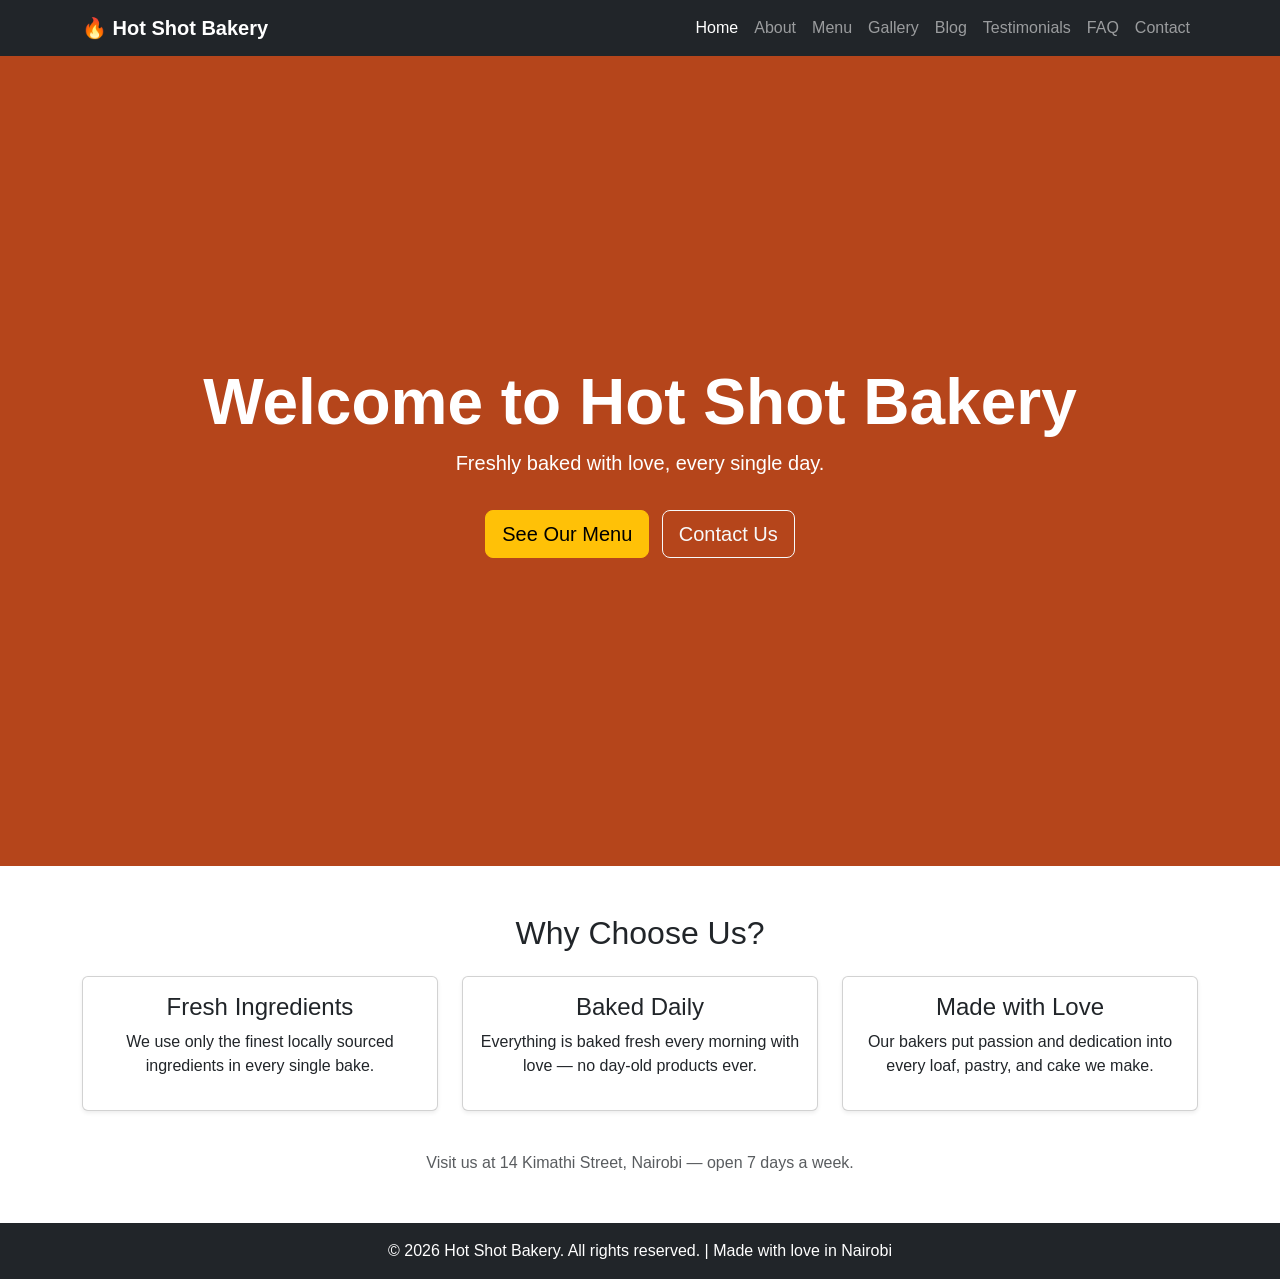
<file: index.html>
<!DOCTYPE html>
<html lang="en">
<head>
  <meta charset="UTF-8" />
  <meta name="viewport" content="width=device-width, initial-scale=1.0"/>
  <title>Hot Shot Bakery - Home</title>
  <link href="https://cdn.jsdelivr.net/npm/bootstrap@5.3.0/dist/css/bootstrap.min.css" rel="stylesheet"/>
  <link rel="stylesheet" href="css/style.css"/>
</head>
<body>

  <nav class="navbar navbar-expand-lg navbar-dark bg-dark">
    <div class="container">
      <a class="navbar-brand fw-bold" href="index.html">🔥 Hot Shot Bakery</a>
      <button class="navbar-toggler" type="button" data-bs-toggle="collapse" data-bs-target="#navMenu">
        <span class="navbar-toggler-icon"></span>
      </button>
      <div class="collapse navbar-collapse" id="navMenu">
        <ul class="navbar-nav ms-auto">
          <li class="nav-item"><a class="nav-link active" href="index.html">Home</a></li>
          <li class="nav-item"><a class="nav-link" href="about.html">About</a></li>
          <li class="nav-item"><a class="nav-link" href="menu.html">Menu</a></li>
          <li class="nav-item"><a class="nav-link" href="gallery.html">Gallery</a></li>
          <li class="nav-item"><a class="nav-link" href="blog.html">Blog</a></li>
          <li class="nav-item"><a class="nav-link" href="testimonials.html">Testimonials</a></li>
          <li class="nav-item"><a class="nav-link" href="faq.html">FAQ</a></li>
          <li class="nav-item"><a class="nav-link" href="contact.html">Contact</a></li>
        </ul>
      </div>
    </div>
  </nav>

  <section class="hero text-center text-white d-flex align-items-center justify-content-center">
    <div>
      <h1 class="display-3 fw-bold">Welcome to Hot Shot Bakery</h1>
      <p class="lead">Freshly baked with love, every single day.</p>
      <a href="menu.html" class="btn btn-warning btn-lg mt-3">See Our Menu</a>
      <a href="contact.html" class="btn btn-outline-light btn-lg mt-3 ms-2">Contact Us</a>
    </div>
  </section>

  <section class="container my-5">
    <h2 class="text-center mb-4">Why Choose Us?</h2>
    <div class="row text-center">
      <div class="col-md-4 mb-4">
        <div class="card h-100 shadow-sm p-3">
          <h4> Fresh Ingredients</h4>
          <p>We use only the finest locally sourced ingredients in every single bake.</p>
        </div>
      </div>
      <div class="col-md-4 mb-4">
        <div class="card h-100 shadow-sm p-3">
          <h4> Baked Daily</h4>
          <p>Everything is baked fresh every morning with love — no day-old products ever.</p>
        </div>
      </div>
      <div class="col-md-4 mb-4">
        <div class="card h-100 shadow-sm p-3">
          <h4> Made with Love</h4>
          <p>Our bakers put passion and dedication into every loaf, pastry, and cake we make.</p>
        </div>
      </div>
    </div>
    <p class="text-center text-muted mt-3">Visit us at 14 Kimathi Street, Nairobi — open 7 days a week.</p>
  </section>

  <footer class="bg-dark text-white text-center py-3">
    <p class="mb-0">&copy; 2026 Hot Shot Bakery. All rights reserved. | Made with love in Nairobi</p>
  </footer>

  <script src="https://cdn.jsdelivr.net/npm/bootstrap@5.3.0/dist/js/bootstrap.bundle.min.js"></script>
</body>
</html>
</file>
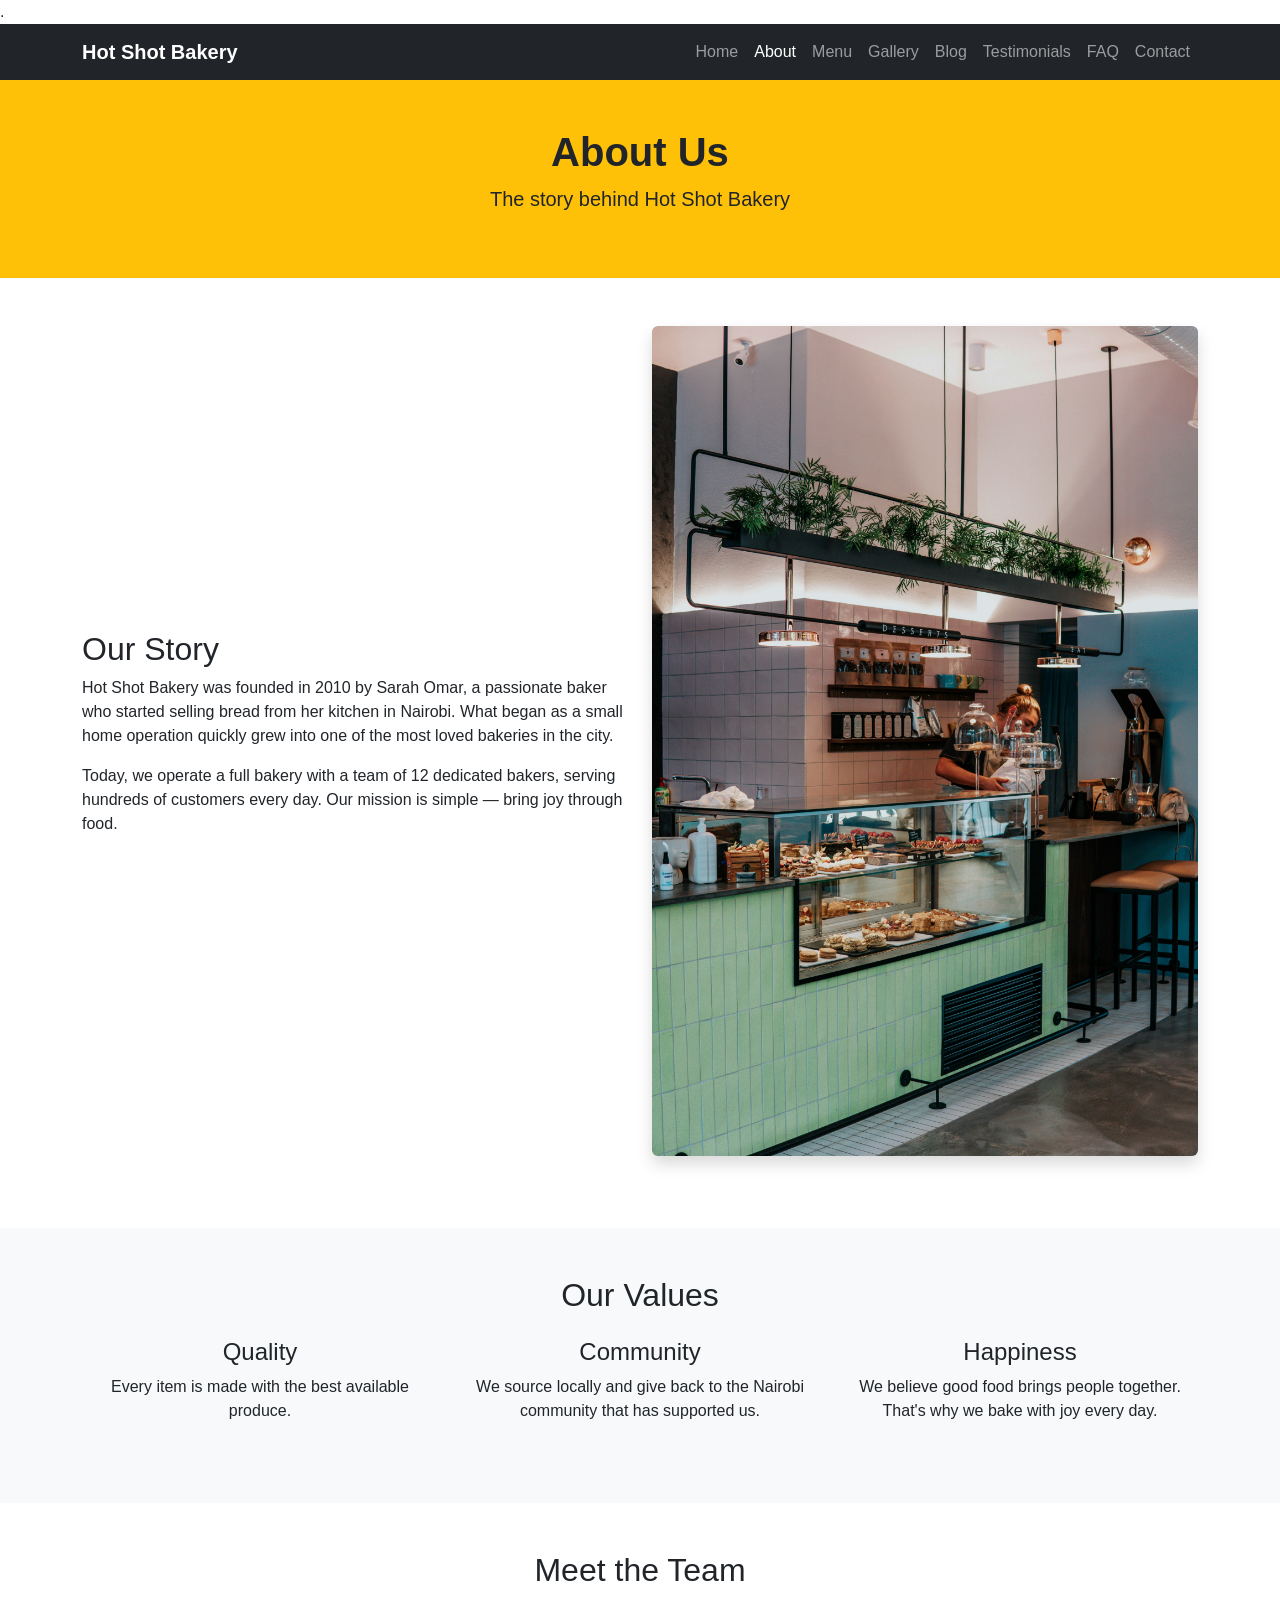
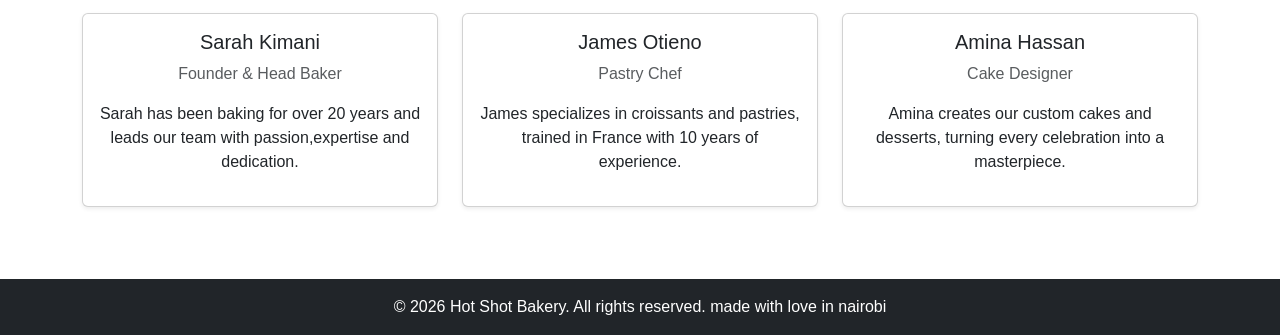
<file: about.html>
.<!DOCTYPE html>
<html lang="en">
<head>
  <meta charset="UTF-8" />
  <meta name="viewport" content="width=device-width, initial-scale=1.0"/>
  <title>Hot Shot Bakery - About</title>
  <link href="https://cdn.jsdelivr.net/npm/bootstrap@5.3.0/dist/css/bootstrap.min.css" rel="stylesheet"/>
  <link rel="stylesheet" href="css/style.css"/>
</head>
<body>

   
   <NAVBAR>
  <nav class="navbar navbar-expand-lg navbar-dark bg-dark">
    <div class="container">
      <a class="navbar-brand fw-bold" href="index.html"> Hot Shot Bakery</a>
      <button class="navbar-toggler" type="button" data-bs-toggle="collapse" data-bs-target="#navMenu">
        <span class="navbar-toggler-icon"></span>
      </button>
      <div class="collapse navbar-collapse" id="navMenu">
        <ul class="navbar-nav ms-auto">
          <li class="nav-item"><a class="nav-link" href="index.html">Home</a></li>
          <li class="nav-item"><a class="nav-link active" href="about.html">About</a></li>
          <li class="nav-item"><a class="nav-link" href="menu.html">Menu</a></li>
          <li class="nav-item"><a class="nav-link" href="gallery.html">Gallery</a></li>
          <li class="nav-item"><a class="nav-link" href="blog.html">Blog</a></li>
          <li class="nav-item"><a class="nav-link" href="testimonials.html">Testimonials</a></li>
          <li class="nav-item"><a class="nav-link" href="faq.html">FAQ</a></li>
          <li class="nav-item"><a class="nav-link" href="contact.html">Contact</a></li>
        </ul>
      </div>
    </div>
  </nav>

  <PAGE HEADER >
  <section class="bg-warning text-dark text-center py-5">
    <h1 class="fw-bold">About Us</h1>
    <p class="lead">The story behind Hot Shot Bakery</p>
  </section>

  <OUR STORY >
  <section class="container my-5">
    <div class="row align-items-center">
      <div class="col-md-6 mb-4">
        <h2>Our Story</h2>
        <p>Hot Shot Bakery was founded in 2010 by Sarah Omar, a passionate baker who started selling bread from her kitchen in Nairobi. What began as a small home operation quickly grew into one of the most loved bakeries in the city.</p>
        <p>Today, we operate a full bakery with a team of 12 dedicated bakers, serving hundreds of customers every day. Our mission is simple — bring joy through food.</p>
      </div>
      <div class="col-md-6 mb-4 text-center">
<img src="images/bakery.jpg" alt="Bakery interior" class="img-fluid rounded shadow"/>
    </div>
  </section>

  <OUR VALUES >
  <section class="bg-light py-5">
    <div class="container">
      <h2 class="text-center mb-4">Our Values</h2>
      <div class="row text-center">
        <div class="col-md-4 mb-3">
          <h4> Quality</h4>
          <p> Every item is made with the best available produce.</p>
        </div>
        <div class="col-md-4 mb-3">
          <h4> Community</h4>
          <p>We source locally and give back to the Nairobi community that has supported us.</p>
        </div>
        <div class="col-md-4 mb-3">
          <h4> Happiness</h4>
          <p>We believe good food brings people together. That's why we bake with joy every day.</p>
        </div>
      </div>
    </div>
  </section>

  <MEET THE TEAM >
  <section class="container my-5">
    <h2 class="text-center mb-4">Meet the Team</h2>
    <div class="row text-center">
      <div class="col-md-4 mb-4">
        <div class="card shadow-sm p-3">
          <h5>Sarah Kimani</h5>
          <p class="text-muted">Founder & Head Baker</p>
          <p>Sarah has been baking for over 20 years and leads our team with passion,expertise and dedication.</p>
        </div>
      </div>
      <div class="col-md-4 mb-4">
        <div class="card shadow-sm p-3">
          <h5>James Otieno</h5>
          <p class="text-muted">Pastry Chef</p>
          <p>James specializes in croissants and pastries, trained in France with 10 years of experience.</p>
        </div>
      </div>
      <div class="col-md-4 mb-4">
        <div class="card shadow-sm p-3">
          <h5>Amina Hassan</h5>
          <p class="text-muted">Cake Designer</p>
          <p>Amina creates our custom cakes and desserts, turning every celebration into a masterpiece.</p>
        </div>
      </div>
    </div>
  </section>

  <FOOTER >
  <footer class="bg-dark text-white text-center py-3">
    <p class="mb-0">&copy; 2026 Hot Shot Bakery. All rights reserved. made with love in nairobi</p>
  </footer>

  <script src="https://cdn.jsdelivr.net/npm/bootstrap@5.3.0/dist/js/bootstrap.bundle.min.js"></script>
</body>
</html>
</file>
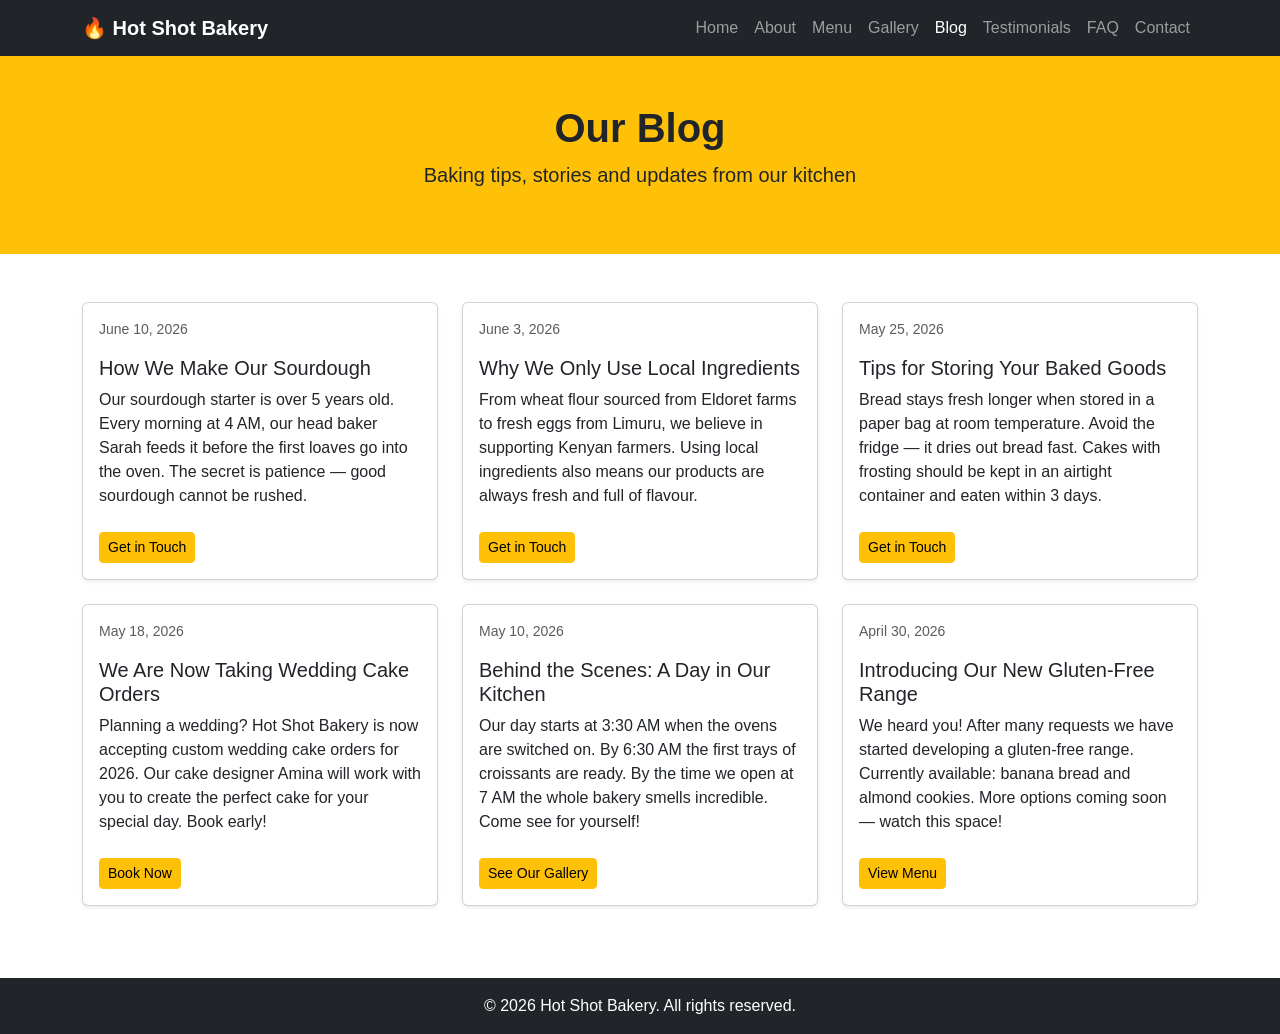
<file: blog.html>
<!DOCTYPE html>
<html lang="en">
<head>
  <meta charset="UTF-8" />
  <meta name="viewport" content="width=device-width, initial-scale=1.0"/>
  <title>Hot Shot Bakery - Blog</title>
  <link href="https://cdn.jsdelivr.net/npm/bootstrap@5.3.0/dist/css/bootstrap.min.css" rel="stylesheet"/>
  <link rel="stylesheet" href="css/style.css"/>
</head>
<body>

  <nav class="navbar navbar-expand-lg navbar-dark bg-dark">
    <div class="container">
      <a class="navbar-brand fw-bold" href="index.html">🔥 Hot Shot Bakery</a>
      <button class="navbar-toggler" type="button" data-bs-toggle="collapse" data-bs-target="#navMenu">
        <span class="navbar-toggler-icon"></span>
      </button>
      <div class="collapse navbar-collapse" id="navMenu">
        <ul class="navbar-nav ms-auto">
          <li class="nav-item"><a class="nav-link" href="index.html">Home</a></li>
          <li class="nav-item"><a class="nav-link" href="about.html">About</a></li>
          <li class="nav-item"><a class="nav-link" href="menu.html">Menu</a></li>
          <li class="nav-item"><a class="nav-link" href="gallery.html">Gallery</a></li>
          <li class="nav-item"><a class="nav-link active" href="blog.html">Blog</a></li>
          <li class="nav-item"><a class="nav-link" href="testimonials.html">Testimonials</a></li>
          <li class="nav-item"><a class="nav-link" href="faq.html">FAQ</a></li>
          <li class="nav-item"><a class="nav-link" href="contact.html">Contact</a></li>
        </ul>
      </div>
    </div>
  </nav>

  <section class="bg-warning text-dark text-center py-5">
    <h1 class="fw-bold">Our Blog</h1>
    <p class="lead">Baking tips, stories and updates from our kitchen</p>
  </section>

  <section class="container my-5">
    <div class="row">

      <div class="col-md-4 mb-4">
        <div class="card h-100 shadow-sm">
          <div class="card-body">
            <p class="text-muted small">June 10, 2026</p>
            <h5 class="card-title">How We Make Our Sourdough</h5>
            <p class="card-text">Our sourdough starter is over 5 years old. Every morning at 4 AM, our head baker Sarah feeds it before the first loaves go into the oven. The secret is patience — good sourdough cannot be rushed.</p>
            <a href="contact.html" class="btn btn-warning btn-sm mt-2">Get in Touch</a>
          </div>
        </div>
      </div>

      <div class="col-md-4 mb-4">
        <div class="card h-100 shadow-sm">
          <div class="card-body">
            <p class="text-muted small">June 3, 2026</p>
            <h5 class="card-title">Why We Only Use Local Ingredients</h5>
            <p class="card-text">From wheat flour sourced from Eldoret farms to fresh eggs from Limuru, we believe in supporting Kenyan farmers. Using local ingredients also means our products are always fresh and full of flavour.</p>
            <a href="contact.html" class="btn btn-warning btn-sm mt-2">Get in Touch</a>
          </div>
        </div>
      </div>

      <div class="col-md-4 mb-4">
        <div class="card h-100 shadow-sm">
          <div class="card-body">
            <p class="text-muted small">May 25, 2026</p>
            <h5 class="card-title">Tips for Storing Your Baked Goods</h5>
            <p class="card-text">Bread stays fresh longer when stored in a paper bag at room temperature. Avoid the fridge — it dries out bread fast. Cakes with frosting should be kept in an airtight container and eaten within 3 days.</p>
            <a href="contact.html" class="btn btn-warning btn-sm mt-2">Get in Touch</a>
          </div>
        </div>
      </div>

      <div class="col-md-4 mb-4">
        <div class="card h-100 shadow-sm">
          <div class="card-body">
            <p class="text-muted small">May 18, 2026</p>
            <h5 class="card-title">We Are Now Taking Wedding Cake Orders</h5>
            <p class="card-text">Planning a wedding? Hot Shot Bakery is now accepting custom wedding cake orders for 2026. Our cake designer Amina will work with you to create the perfect cake for your special day. Book early!</p>
            <a href="contact.html" class="btn btn-warning btn-sm mt-2">Book Now</a>
          </div>
        </div>
      </div>

      <div class="col-md-4 mb-4">
        <div class="card h-100 shadow-sm">
          <div class="card-body">
            <p class="text-muted small">May 10, 2026</p>
            <h5 class="card-title">Behind the Scenes: A Day in Our Kitchen</h5>
            <p class="card-text">Our day starts at 3:30 AM when the ovens are switched on. By 6:30 AM the first trays of croissants are ready. By the time we open at 7 AM the whole bakery smells incredible. Come see for yourself!</p>
            <a href="gallery.html" class="btn btn-warning btn-sm mt-2">See Our Gallery</a>
          </div>
        </div>
      </div>

      <div class="col-md-4 mb-4">
        <div class="card h-100 shadow-sm">
          <div class="card-body">
            <p class="text-muted small">April 30, 2026</p>
            <h5 class="card-title">Introducing Our New Gluten-Free Range</h5>
            <p class="card-text">We heard you! After many requests we have started developing a gluten-free range. Currently available: banana bread and almond cookies. More options coming soon — watch this space!</p>
            <a href="menu.html" class="btn btn-warning btn-sm mt-2">View Menu</a>
          </div>
        </div>
      </div>

    </div>
  </section>

  <footer class="bg-dark text-white text-center py-3">
    <p class="mb-0">&copy; 2026 Hot Shot Bakery. All rights reserved.</p>
  </footer>

  <script src="https://cdn.jsdelivr.net/npm/bootstrap@5.3.0/dist/js/bootstrap.bundle.min.js"></script>

</body>
</html>
</file>
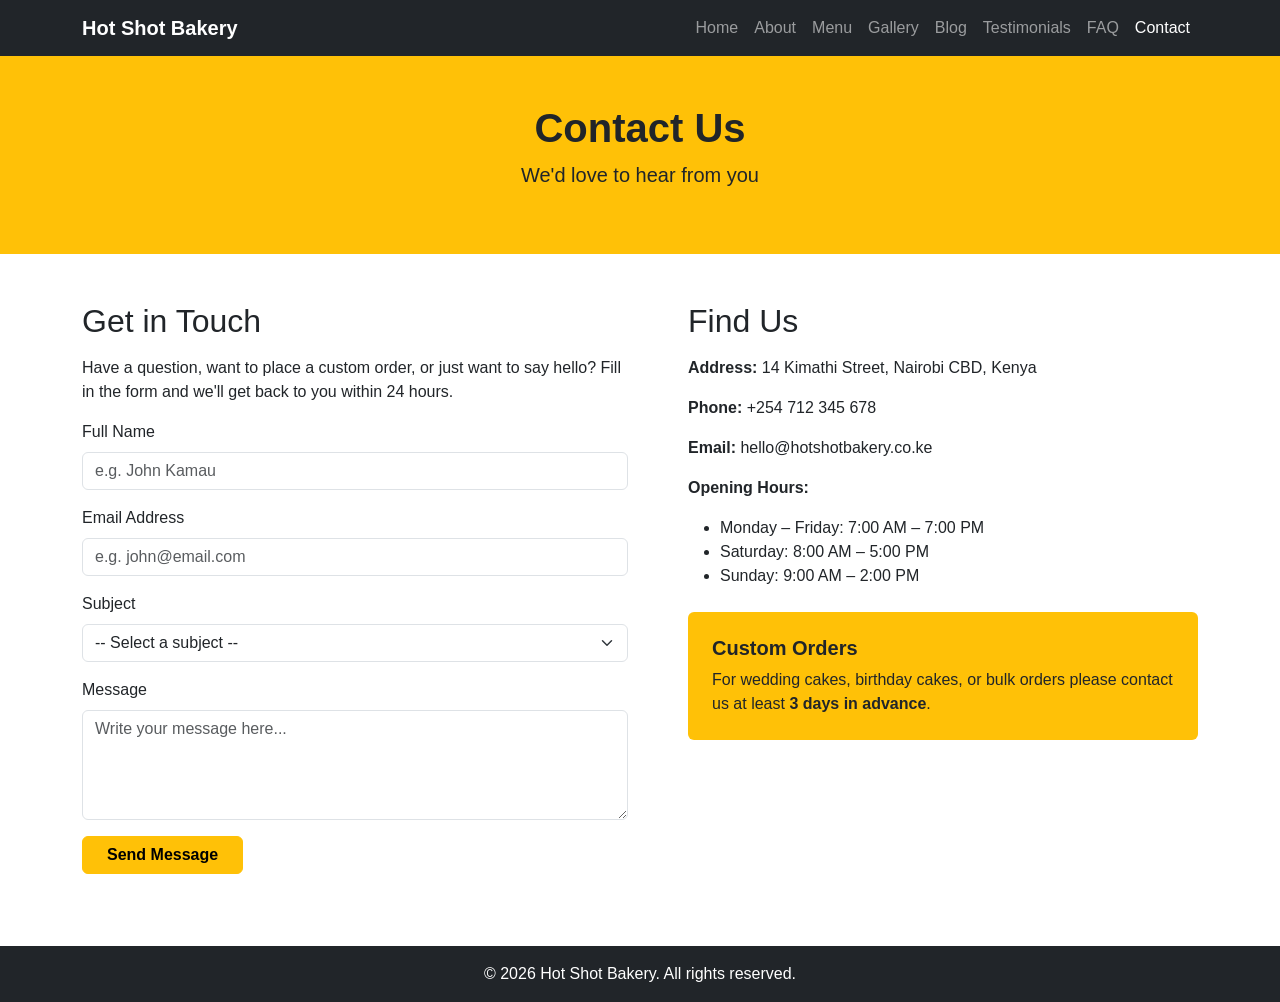
<file: contact.html>
<!DOCTYPE html>
<html lang="en">
<head>
  <meta charset="UTF-8" />
  <meta name="viewport" content="width=device-width, initial-scale=1.0"/>
  <title>Hot Shot Bakery - Contact</title>
  <link href="https://cdn.jsdelivr.net/npm/bootstrap@5.3.0/dist/css/bootstrap.min.css" rel="stylesheet"/>
  <link rel="stylesheet" href="css/style.css"/>
</head>
<body>

  <nav class="navbar navbar-expand-lg navbar-dark bg-dark">
    <div class="container">
      <a class="navbar-brand fw-bold" href="index.html">Hot Shot Bakery</a>
      <button class="navbar-toggler" type="button" data-bs-toggle="collapse" data-bs-target="#navMenu">
        <span class="navbar-toggler-icon"></span>
      </button>
      <div class="collapse navbar-collapse" id="navMenu">
        <ul class="navbar-nav ms-auto">
          <li class="nav-item"><a class="nav-link" href="index.html">Home</a></li>
          <li class="nav-item"><a class="nav-link" href="about.html">About</a></li>
          <li class="nav-item"><a class="nav-link" href="menu.html">Menu</a></li>
          <li class="nav-item"><a class="nav-link" href="gallery.html">Gallery</a></li>
          <li class="nav-item"><a class="nav-link" href="blog.html">Blog</a></li>
          <li class="nav-item"><a class="nav-link" href="testimonials.html">Testimonials</a></li>
          <li class="nav-item"><a class="nav-link" href="faq.html">FAQ</a></li>
          <li class="nav-item"><a class="nav-link active" href="contact.html">Contact</a></li>
        </ul>
      </div>
    </div>
  </nav>

  <section class="bg-warning text-dark text-center py-5">
    <h1 class="fw-bold">Contact Us</h1>
    <p class="lead">We'd love to hear from you</p>
  </section>

  <section class="container my-5">
    <div class="row">

      <div class="col-md-6 mb-4">
        <h2 class="mb-3">Get in Touch</h2>
        <p>Have a question, want to place a custom order, or just want to say hello? Fill in the form and we'll get back to you within 24 hours.</p>

        <form id="contactForm" novalidate>

          <div class="mb-3">
            <label for="name" class="form-label">Full Name</label>
            <input type="text" class="form-control" id="name" placeholder="e.g. John Kamau"/>
            <div class="text-danger small mt-1" id="nameError"></div>
          </div>

          <div class="mb-3">
            <label for="email" class="form-label">Email Address</label>
            <input type="email" class="form-control" id="email" placeholder="e.g. john@email.com"/>
            <div class="text-danger small mt-1" id="emailError"></div>
          </div>

          <div class="mb-3">
            <label for="subject" class="form-label">Subject</label>
            <select class="form-select" id="subject">
              <option value="">-- Select a subject --</option>
              <option value="custom-order">Custom Cake Order</option>
              <option value="catering">Catering Inquiry</option>
              <option value="feedback">Feedback</option>
              <option value="other">Other</option>
            </select>
            <div class="text-danger small mt-1" id="subjectError"></div>
          </div>

          <div class="mb-3">
            <label for="message" class="form-label">Message</label>
            <textarea class="form-control" id="message" rows="4" placeholder="Write your message here..."></textarea>
            <div class="text-danger small mt-1" id="messageError"></div>
          </div>

          <button type="submit" class="btn btn-warning fw-bold px-4">Send Message</button>

        </form>

        <div id="successMsg" class="alert alert-success mt-4" style="display:none;">
          Thank you! Your message has been sent. We'll get back to you soon.
        </div>

      </div>

      <div class="col-md-6 mb-4 ps-md-5">
        <h2 class="mb-3">Find Us</h2>
        <p><strong>Address:</strong> 14 Kimathi Street, Nairobi CBD, Kenya</p>
        <p><strong>Phone:</strong> +254 712 345 678</p>
        <p><strong>Email:</strong> hello@hotshotbakery.co.ke</p>
        <p><strong>Opening Hours:</strong></p>
        <ul>
          <li>Monday – Friday: 7:00 AM – 7:00 PM</li>
          <li>Saturday: 8:00 AM – 5:00 PM</li>
          <li>Sunday: 9:00 AM – 2:00 PM</li>
        </ul>

        <div class="mt-4 p-4 bg-warning rounded text-dark">
          <h5 class="fw-bold">Custom Orders</h5>
          <p class="mb-0">For wedding cakes, birthday cakes, or bulk orders please contact us at least <strong>3 days in advance</strong>.</p>
        </div>
      </div>

    </div>
  </section>

  <footer class="bg-dark text-white text-center py-3">
    <p class="mb-0">&copy; 2026 Hot Shot Bakery. All rights reserved.</p>
  </footer>

  <script src="https://cdn.jsdelivr.net/npm/bootstrap@5.3.0/dist/js/bootstrap.bundle.min.js"></script>

  <script>
    document.getElementById('contactForm').addEventListener('submit', function(e) {
      e.preventDefault();

      let valid = true;

      const name = document.getElementById('name').value.trim();
      const email = document.getElementById('email').value.trim();
      const subject = document.getElementById('subject').value;
      const message = document.getElementById('message').value.trim();

      document.getElementById('nameError').textContent = '';
      document.getElementById('emailError').textContent = '';
      document.getElementById('subjectError').textContent = '';
      document.getElementById('messageError').textContent = '';

      if (name === '') {
        document.getElementById('nameError').textContent = 'Please enter your name.';
        valid = false;
      }

      if (email === '') {
        document.getElementById('emailError').textContent = 'Please enter your email.';
        valid = false;
      } else if (!email.includes('@') || !email.includes('.')) {
        document.getElementById('emailError').textContent = 'Please enter a valid email address.';
        valid = false;
      }

      if (subject === '') {
        document.getElementById('subjectError').textContent = 'Please select a subject.';
        valid = false;
      }

      if (message === '') {
        document.getElementById('messageError').textContent = 'Please write a message.';
        valid = false;
      } else if (message.length < 10) {
        document.getElementById('messageError').textContent = 'Message is too short.';
        valid = false;
      }

      if (valid) {
        document.getElementById('contactForm').reset();
        document.getElementById('successMsg').style.display = 'block';
      }
    });
  </script>

</body>
</html>
</file>
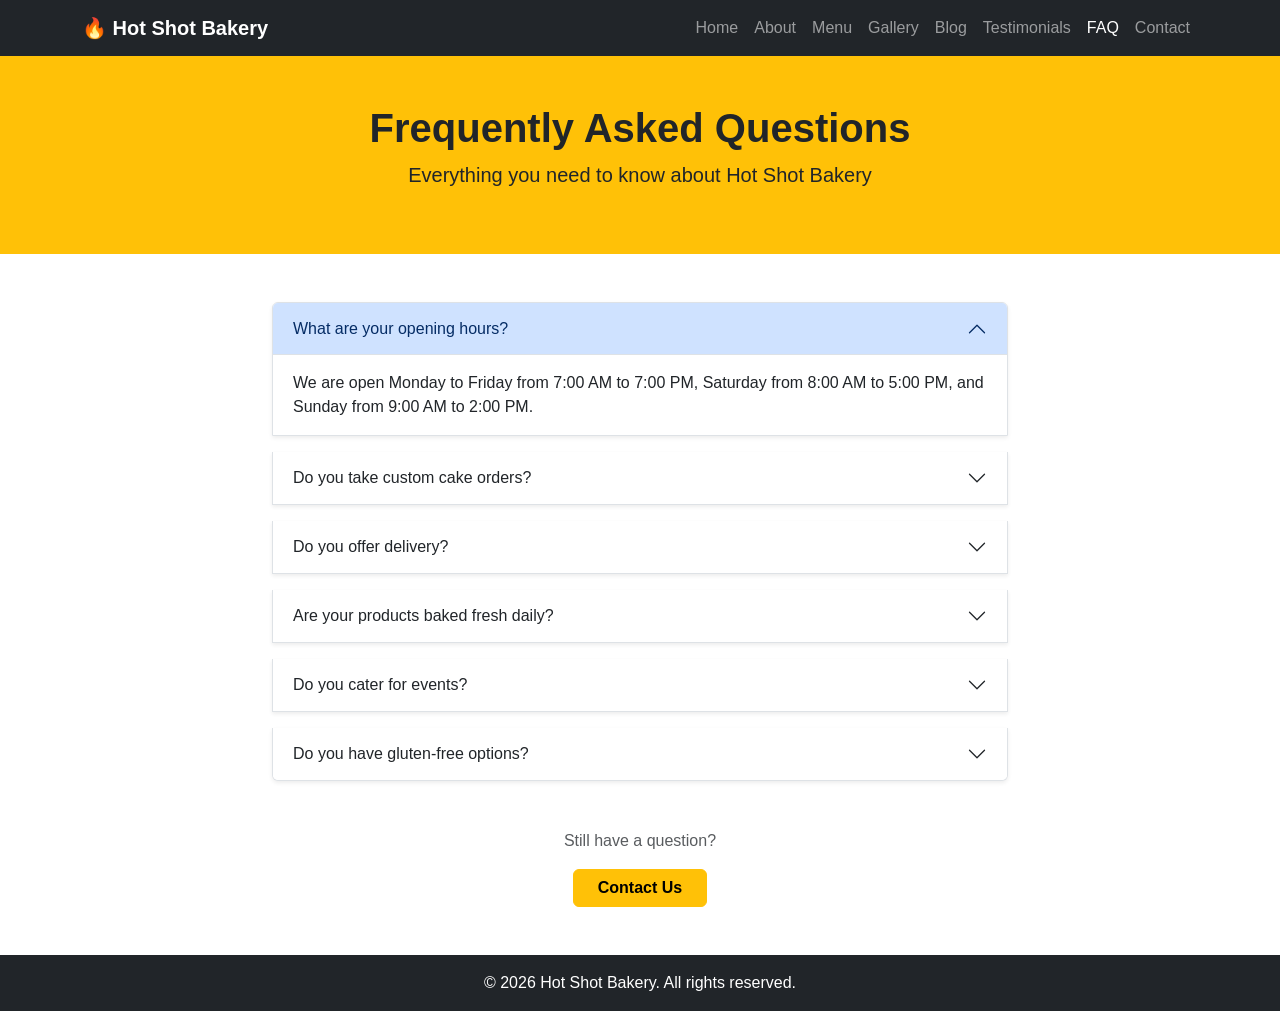
<file: faq.html>
<!DOCTYPE html>
<html lang="en">
<head>
  <meta charset="UTF-8" />
  <meta name="viewport" content="width=device-width, initial-scale=1.0"/>
  <title>Hot Shot Bakery - FAQ</title>
  <link href="https://cdn.jsdelivr.net/npm/bootstrap@5.3.0/dist/css/bootstrap.min.css" rel="stylesheet"/>
  <link rel="stylesheet" href="css/style.css"/>
</head>
<body>

  <nav class="navbar navbar-expand-lg navbar-dark bg-dark">
    <div class="container">
      <a class="navbar-brand fw-bold" href="index.html">🔥 Hot Shot Bakery</a>
      <button class="navbar-toggler" type="button" data-bs-toggle="collapse" data-bs-target="#navMenu">
        <span class="navbar-toggler-icon"></span>
      </button>
      <div class="collapse navbar-collapse" id="navMenu">
        <ul class="navbar-nav ms-auto">
          <li class="nav-item"><a class="nav-link" href="index.html">Home</a></li>
          <li class="nav-item"><a class="nav-link" href="about.html">About</a></li>
          <li class="nav-item"><a class="nav-link" href="menu.html">Menu</a></li>
          <li class="nav-item"><a class="nav-link" href="gallery.html">Gallery</a></li>
          <li class="nav-item"><a class="nav-link" href="blog.html">Blog</a></li>
          <li class="nav-item"><a class="nav-link" href="testimonials.html">Testimonials</a></li>
          <li class="nav-item"><a class="nav-link active" href="faq.html">FAQ</a></li>
          <li class="nav-item"><a class="nav-link" href="contact.html">Contact</a></li>
        </ul>
      </div>
    </div>
  </nav>

  <section class="bg-warning text-dark text-center py-5">
    <h1 class="fw-bold">Frequently Asked Questions</h1>
    <p class="lead">Everything you need to know about Hot Shot Bakery</p>
  </section>

  <section class="container my-5">
    <div class="row justify-content-center">
      <div class="col-md-8">

        <div class="accordion" id="faqAccordion">

          <div class="accordion-item mb-3 shadow-sm">
            <h2 class="accordion-header">
              <button class="accordion-button" type="button" data-bs-toggle="collapse" data-bs-target="#faq1">
                What are your opening hours?
              </button>
            </h2>
            <div id="faq1" class="accordion-collapse collapse show" data-bs-parent="#faqAccordion">
              <div class="accordion-body">
                We are open Monday to Friday from 7:00 AM to 7:00 PM, Saturday from 8:00 AM to 5:00 PM, and Sunday from 9:00 AM to 2:00 PM.
              </div>
            </div>
          </div>

          <div class="accordion-item mb-3 shadow-sm">
            <h2 class="accordion-header">
              <button class="accordion-button collapsed" type="button" data-bs-toggle="collapse" data-bs-target="#faq2">
                Do you take custom cake orders?
              </button>
            </h2>
            <div id="faq2" class="accordion-collapse collapse" data-bs-parent="#faqAccordion">
              <div class="accordion-body">
                Yes! We love making custom cakes for birthdays, weddings, and special events. Please contact us at least 3 days in advance so we can prepare your order properly.
              </div>
            </div>
          </div>

          <div class="accordion-item mb-3 shadow-sm">
            <h2 class="accordion-header">
              <button class="accordion-button collapsed" type="button" data-bs-toggle="collapse" data-bs-target="#faq3">
                Do you offer delivery?
              </button>
            </h2>
            <div id="faq3" class="accordion-collapse collapse" data-bs-parent="#faqAccordion">
              <div class="accordion-body">
                Yes, we offer delivery within Nairobi CBD and selected areas. Orders above KSh 1,000 qualify for free delivery. Contact us on +254 712 345 678 to arrange delivery.
              </div>
            </div>
          </div>

          <div class="accordion-item mb-3 shadow-sm">
            <h2 class="accordion-header">
              <button class="accordion-button collapsed" type="button" data-bs-toggle="collapse" data-bs-target="#faq4">
                Are your products baked fresh daily?
              </button>
            </h2>
            <div id="faq4" class="accordion-collapse collapse" data-bs-parent="#faqAccordion">
              <div class="accordion-body">
                Absolutely! Everything at Hot Shot Bakery is baked fresh every morning. We never sell day-old products — if it is not fresh, it does not leave our kitchen.
              </div>
            </div>
          </div>

          <div class="accordion-item mb-3 shadow-sm">
            <h2 class="accordion-header">
              <button class="accordion-button collapsed" type="button" data-bs-toggle="collapse" data-bs-target="#faq5">
                Do you cater for events?
              </button>
            </h2>
            <div id="faq5" class="accordion-collapse collapse" data-bs-parent="#faqAccordion">
              <div class="accordion-body">
                Yes! We offer catering services for corporate events, weddings, and private parties. Get in touch through our Contact page and we will put together a package that works for you.
              </div>
            </div>
          </div>

          <div class="accordion-item mb-3 shadow-sm">
            <h2 class="accordion-header">
              <button class="accordion-button collapsed" type="button" data-bs-toggle="collapse" data-bs-target="#faq6">
                Do you have gluten-free options?
              </button>
            </h2>
            <div id="faq6" class="accordion-collapse collapse" data-bs-parent="#faqAccordion">
              <div class="accordion-body">
                We are working on expanding our gluten-free range. Currently we offer a gluten-free banana bread and almond cookies. Ask our staff for the latest options when you visit.
              </div>
            </div>
          </div>

        </div>

        <div class="text-center mt-5">
          <p class="text-muted">Still have a question?</p>
          <a href="contact.html" class="btn btn-warning fw-bold px-4">Contact Us</a>
        </div>

      </div>
    </div>
  </section>

  <footer class="bg-dark text-white text-center py-3">
    <p class="mb-0">&copy; 2026 Hot Shot Bakery. All rights reserved.</p>
  </footer>

  <script src="https://cdn.jsdelivr.net/npm/bootstrap@5.3.0/dist/js/bootstrap.bundle.min.js"></script>

</body>
</html>
</file>
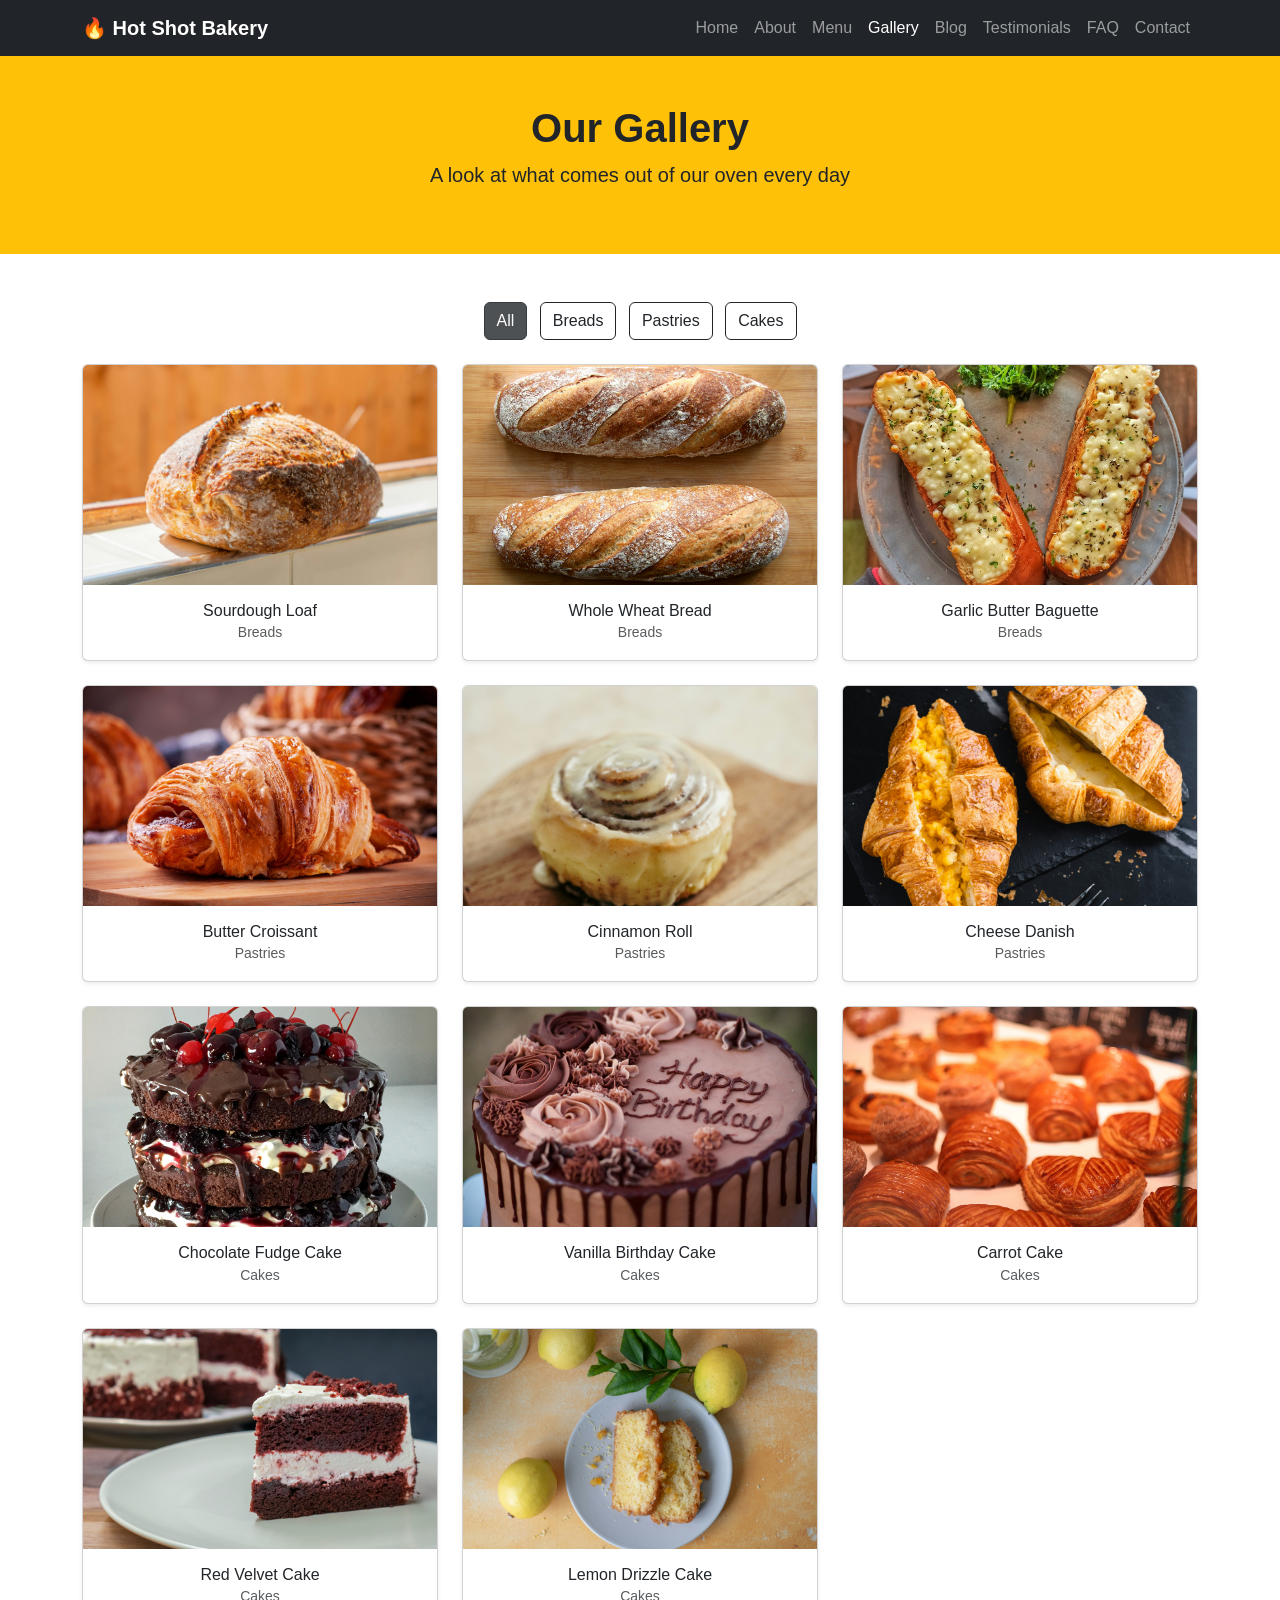
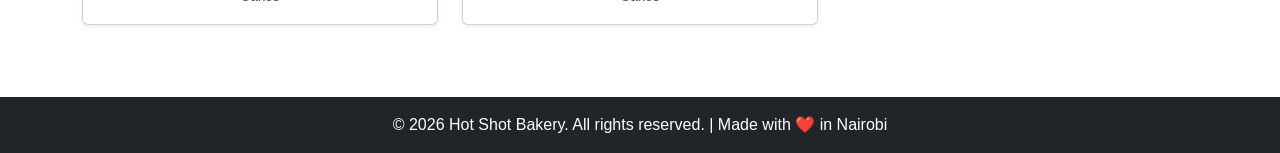
<file: gallery.html>
<!DOCTYPE html>
<html lang="en">
<head>
  <meta charset="UTF-8" />
  <meta name="viewport" content="width=device-width, initial-scale=1.0"/>
  <title>Hot Shot Bakery - Gallery</title>
  <link href="https://cdn.jsdelivr.net/npm/bootstrap@5.3.0/dist/css/bootstrap.min.css" rel="stylesheet"/>
  <link rel="stylesheet" href="css/style.css"/>
</head>
<body>

  <nav class="navbar navbar-expand-lg navbar-dark bg-dark">
    <div class="container">
      <a class="navbar-brand fw-bold" href="index.html">🔥 Hot Shot Bakery</a>
      <button class="navbar-toggler" type="button" data-bs-toggle="collapse" data-bs-target="#navMenu">
        <span class="navbar-toggler-icon"></span>
      </button>
      <div class="collapse navbar-collapse" id="navMenu">
        <ul class="navbar-nav ms-auto">
          <li class="nav-item"><a class="nav-link" href="index.html">Home</a></li>
          <li class="nav-item"><a class="nav-link" href="about.html">About</a></li>
          <li class="nav-item"><a class="nav-link" href="menu.html">Menu</a></li>
          <li class="nav-item"><a class="nav-link active" href="gallery.html">Gallery</a></li>
          <li class="nav-item"><a class="nav-link" href="blog.html">Blog</a></li>
          <li class="nav-item"><a class="nav-link" href="testimonials.html">Testimonials</a></li>
          <li class="nav-item"><a class="nav-link" href="faq.html">FAQ</a></li>
          <li class="nav-item"><a class="nav-link" href="contact.html">Contact</a></li>
        </ul>
      </div>
    </div>
  </nav>

  <section class="bg-warning text-dark text-center py-5">
    <h1 class="fw-bold">Our Gallery</h1>
    <p class="lead">A look at what comes out of our oven every day</p>
  </section>

  <section class="container my-5">

    <div class="text-center mb-4">
      <button class="btn btn-dark me-2 filter-btn active" data-filter="all">All</button>
      <button class="btn btn-outline-dark me-2 filter-btn" data-filter="bread">Breads</button>
      <button class="btn btn-outline-dark me-2 filter-btn" data-filter="pastry">Pastries</button>
      <button class="btn btn-outline-dark filter-btn" data-filter="cake">Cakes</button>
    </div>

    <div class="row" id="galleryGrid">

      <div class="col-md-4 mb-4 gallery-item" data-category="bread">
        <div class="card shadow-sm">
          <img src="images/bread.jpg" class="card-img-top" alt="Sourdough Bread" style="height:220px; object-fit:cover;"/>
          <div class="card-body text-center">
            <h6 class="card-title mb-0">Sourdough Loaf</h6>
            <small class="text-muted">Breads</small>
          </div>
        </div>
      </div>

      <div class="col-md-4 mb-4 gallery-item" data-category="bread">
        <div class="card shadow-sm">
          <img src="images/wheatbread.jpg" class="card-img-top" alt="Whole Wheat Bread" style="height:220px; object-fit:cover;"/>
          <div class="card-body text-center">
            <h6 class="card-title mb-0">Whole Wheat Bread</h6>
            <small class="text-muted">Breads</small>
          </div>
        </div>
      </div>

      <div class="col-md-4 mb-4 gallery-item" data-category="bread">
        <div class="card shadow-sm">
          <img src="images/garlic.jpg" class="card-img-top" alt="Garlic Butter Baguette" style="height:220px; object-fit:cover;"/>
          <div class="card-body text-center">
            <h6 class="card-title mb-0">Garlic Butter Baguette</h6>
            <small class="text-muted">Breads</small>
          </div>
        </div>
      </div>

      <div class="col-md-4 mb-4 gallery-item" data-category="pastry">
        <div class="card shadow-sm">
          <img src="images/croissant.jpg" class="card-img-top" alt="Butter Croissant" style="height:220px; object-fit:cover;"/>
          <div class="card-body text-center">
            <h6 class="card-title mb-0">Butter Croissant</h6>
            <small class="text-muted">Pastries</small>
          </div>
        </div>
      </div>

      <div class="col-md-4 mb-4 gallery-item" data-category="pastry">
        <div class="card shadow-sm">
          <img src="images/cinnamon.jpg" class="card-img-top" alt="Cinnamon Roll" style="height:220px; object-fit:cover;"/>
          <div class="card-body text-center">
            <h6 class="card-title mb-0">Cinnamon Roll</h6>
            <small class="text-muted">Pastries</small>
          </div>
        </div>
      </div>

      <div class="col-md-4 mb-4 gallery-item" data-category="pastry">
        <div class="card shadow-sm">
          <img src="images/danish.jpg" class="card-img-top" alt="Cheese Danish" style="height:220px; object-fit:cover;"/>
          <div class="card-body text-center">
            <h6 class="card-title mb-0">Cheese Danish</h6>
            <small class="text-muted">Pastries</small>
          </div>
        </div>
      </div>

      <div class="col-md-4 mb-4 gallery-item" data-category="cake">
        <div class="card shadow-sm">
          <img src="images/cake.jpg" class="card-img-top" alt="Chocolate Fudge Cake" style="height:220px; object-fit:cover;"/>
          <div class="card-body text-center">
            <h6 class="card-title mb-0">Chocolate Fudge Cake</h6>
            <small class="text-muted">Cakes</small>
          </div>
        </div>
      </div>

      <div class="col-md-4 mb-4 gallery-item" data-category="cake">
        <div class="card shadow-sm">
          <img src="images/birthday.jpg" class="card-img-top" alt="Vanilla Birthday Cake" style="height:220px; object-fit:cover;"/>
          <div class="card-body text-center">
            <h6 class="card-title mb-0">Vanilla Birthday Cake</h6>
            <small class="text-muted">Cakes</small>
          </div>
        </div>
      </div>

      <div class="col-md-4 mb-4 gallery-item" data-category="cake">
        <div class="card shadow-sm">
          <img src="images/pastry.jpg" class="card-img-top" alt="Carrot Cake" style="height:220px; object-fit:cover;"/>
          <div class="card-body text-center">
            <h6 class="card-title mb-0">Carrot Cake</h6>
            <small class="text-muted">Cakes</small>
          </div>
        </div>
      </div>

      <div class="col-md-4 mb-4 gallery-item" data-category="cake">
        <div class="card shadow-sm">
          <img src="images/redvelvet.jpg" class="card-img-top" alt="Red Velvet Cake" style="height:220px; object-fit:cover;"/>
          <div class="card-body text-center">
            <h6 class="card-title mb-0">Red Velvet Cake</h6>
            <small class="text-muted">Cakes</small>
          </div>
        </div>
      </div>

      <div class="col-md-4 mb-4 gallery-item" data-category="cake">
        <div class="card shadow-sm">
          <img src="images/lemon.jpg" class="card-img-top" alt="Lemon Drizzle Cake" style="height:220px; object-fit:cover;"/>
          <div class="card-body text-center">
            <h6 class="card-title mb-0">Lemon Drizzle Cake</h6>
            <small class="text-muted">Cakes</small>
          </div>
        </div>
      </div>

    </div>
  </section>

  <footer class="bg-dark text-white text-center py-3">
    <p class="mb-0">&copy; 2026 Hot Shot Bakery. All rights reserved. | Made with ❤️ in Nairobi</p>
  </footer>

  <script src="https://cdn.jsdelivr.net/npm/bootstrap@5.3.0/dist/js/bootstrap.bundle.min.js"></script>

  <script>
    const filterButtons = document.querySelectorAll('.filter-btn');
    const galleryItems = document.querySelectorAll('.gallery-item');

    filterButtons.forEach(function(btn) {
      btn.addEventListener('click', function() {

        filterButtons.forEach(function(b) {
          b.classList.remove('active', 'btn-dark');
          b.classList.add('btn-outline-dark');
        });

        btn.classList.add('active', 'btn-dark');
        btn.classList.remove('btn-outline-dark');

        const filter = btn.getAttribute('data-filter');

        galleryItems.forEach(function(item) {
          if (filter === 'all' || item.getAttribute('data-category') === filter) {
            item.style.display = 'block';
          } else {
            item.style.display = 'none';
          }
        });
      });
    });
  </script>

</body>
</html>
</file>
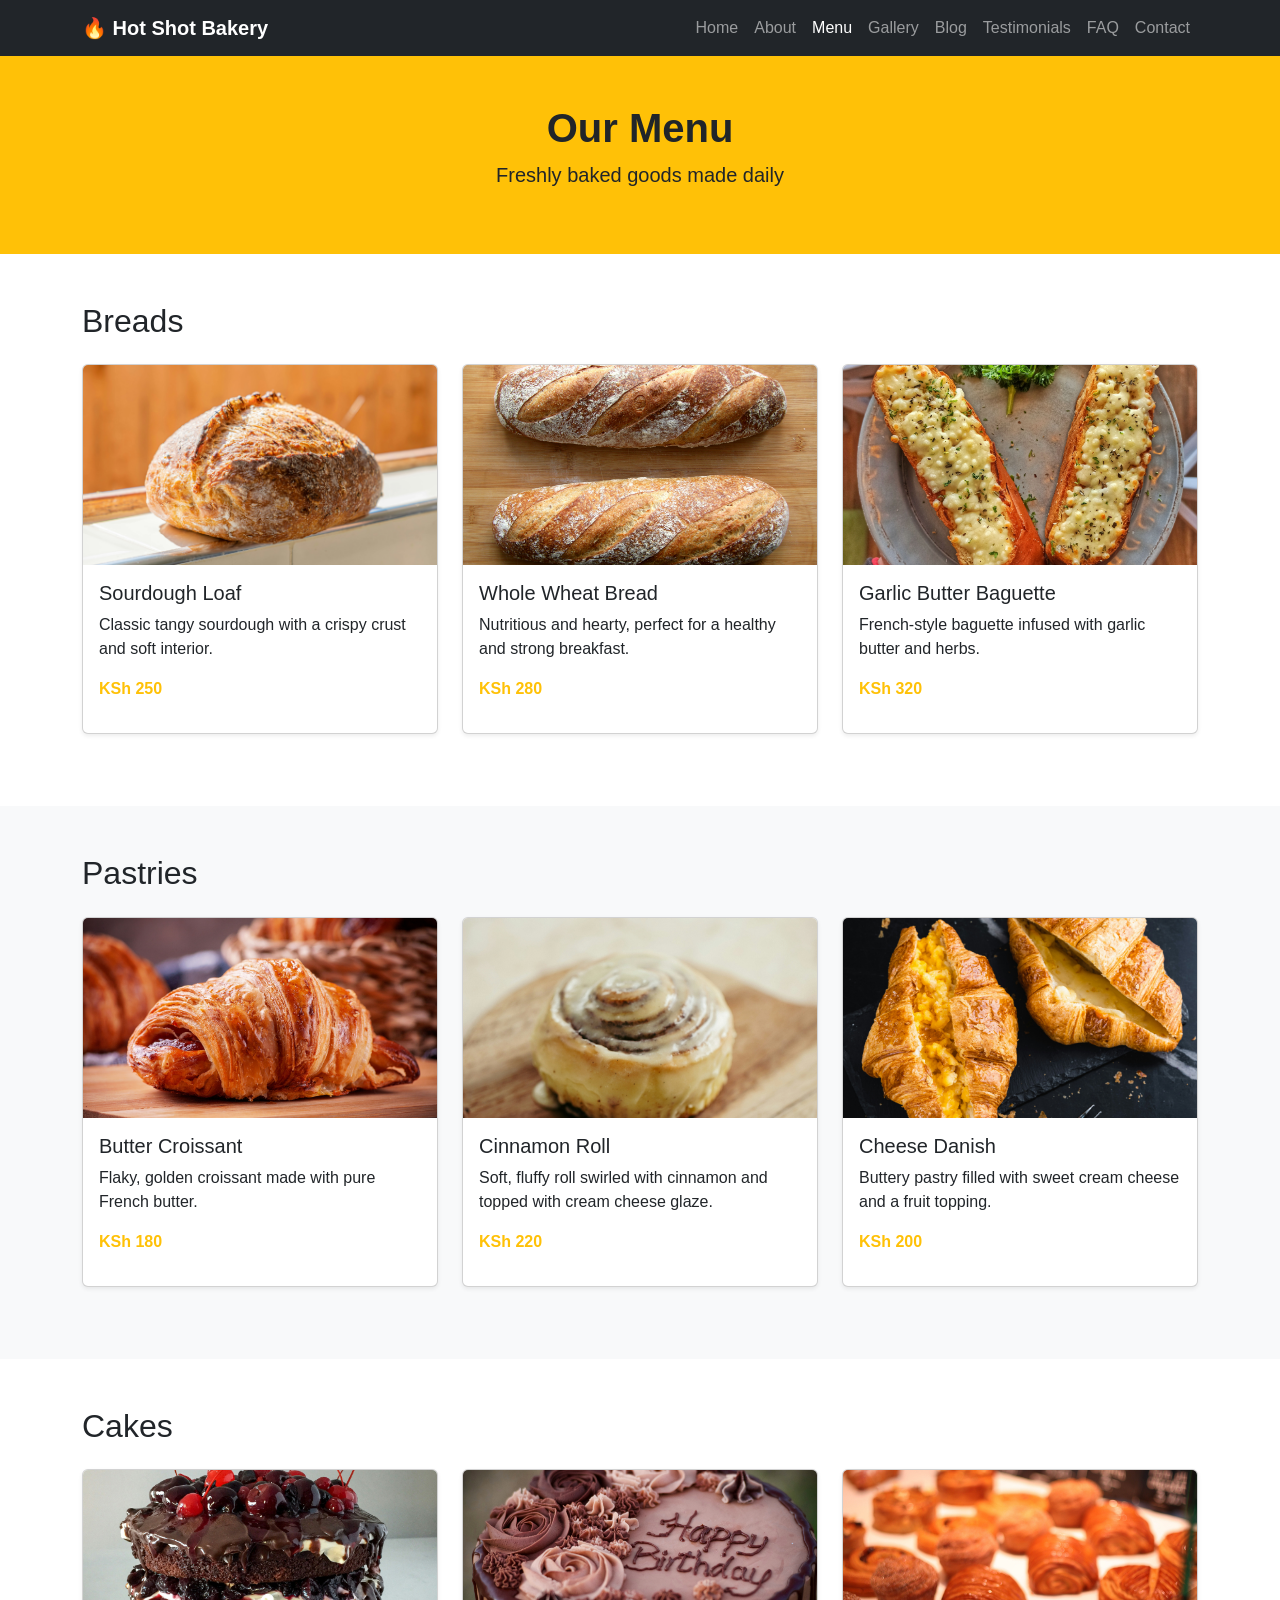
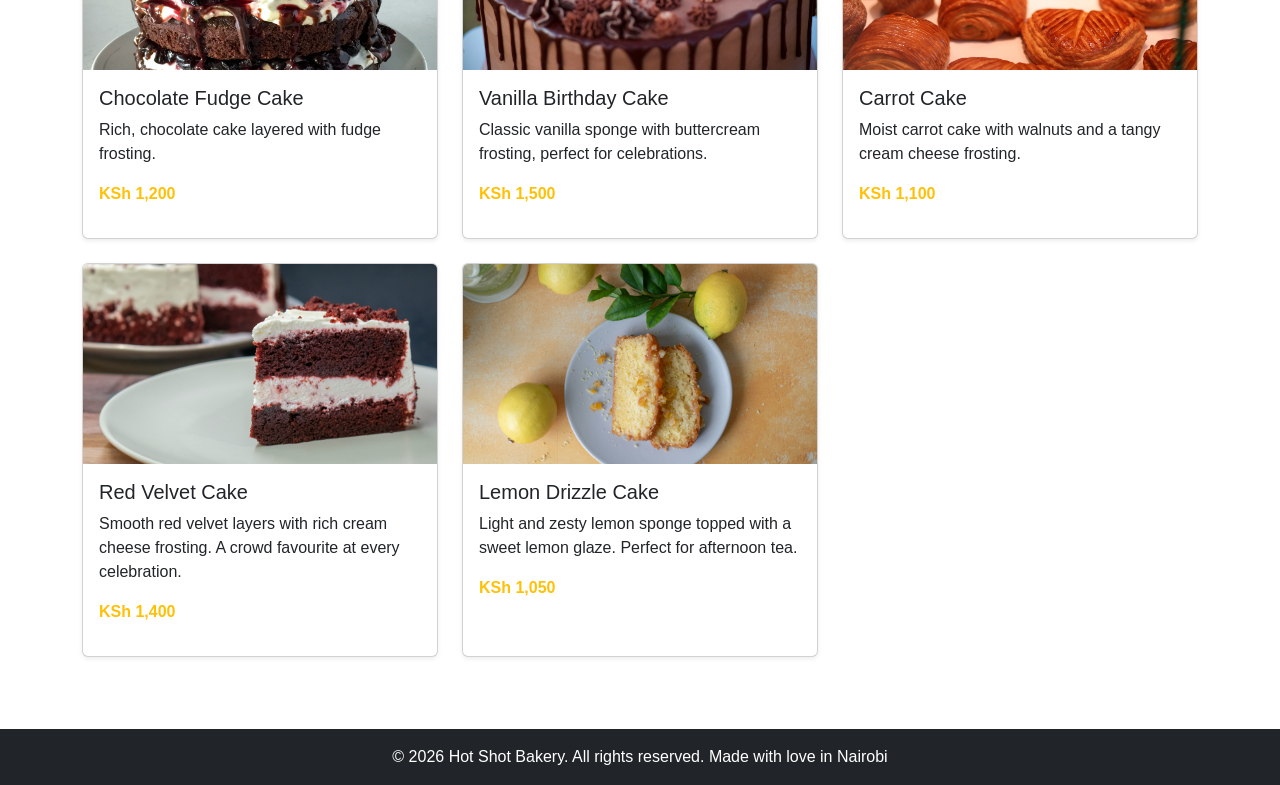
<file: menu.html>
<!DOCTYPE html>
<html lang="en">
<head>
  <meta charset="UTF-8" />
  <meta name="viewport" content="width=device-width, initial-scale=1.0"/>
  <title>Hot Shot Bakery - Menu</title>
  <link href="https://cdn.jsdelivr.net/npm/bootstrap@5.3.0/dist/css/bootstrap.min.css" rel="stylesheet"/>
  <link rel="stylesheet" href="css/style.css"/>
</head>
<body>

  <nav class="navbar navbar-expand-lg navbar-dark bg-dark">
    <div class="container">
      <a class="navbar-brand fw-bold" href="index.html">🔥 Hot Shot Bakery</a>
      <button class="navbar-toggler" type="button" data-bs-toggle="collapse" data-bs-target="#navMenu">
        <span class="navbar-toggler-icon"></span>
      </button>
      <div class="collapse navbar-collapse" id="navMenu">
        <ul class="navbar-nav ms-auto">
          <li class="nav-item"><a class="nav-link" href="index.html">Home</a></li>
          <li class="nav-item"><a class="nav-link" href="about.html">About</a></li>
          <li class="nav-item"><a class="nav-link active" href="menu.html">Menu</a></li>
          <li class="nav-item"><a class="nav-link" href="gallery.html">Gallery</a></li>
          <li class="nav-item"><a class="nav-link" href="blog.html">Blog</a></li>
          <li class="nav-item"><a class="nav-link" href="testimonials.html">Testimonials</a></li>
          <li class="nav-item"><a class="nav-link" href="faq.html">FAQ</a></li>
          <li class="nav-item"><a class="nav-link" href="contact.html">Contact</a></li>
        </ul>
      </div>
    </div>
  </nav>

  <section class="bg-warning text-dark text-center py-5">
    <h1 class="fw-bold">Our Menu</h1>
    <p class="lead">Freshly baked goods made daily</p>
  </section>

  <section class="container my-5">
    <h2 class="mb-4">Breads</h2>
    <div class="row">
      <div class="col-md-4 mb-4">
        <div class="card h-100 shadow-sm">
          <img src="images/bread.jpg" class="card-img-top" alt="Sourdough Loaf" style="height:200px; object-fit:cover;"/>
          <div class="card-body">
            <h5 class="card-title">Sourdough Loaf</h5>
            <p class="card-text">Classic tangy sourdough with a crispy crust and soft interior.</p>
            <p class="fw-bold text-warning">KSh 250</p>
          </div>
        </div>
      </div>
      <div class="col-md-4 mb-4">
        <div class="card h-100 shadow-sm">
          <img src="images/wheatbread.jpg" class="card-img-top" alt="Whole Wheat Bread" style="height:200px; object-fit:cover;"/>
          <div class="card-body">
            <h5 class="card-title">Whole Wheat Bread</h5>
            <p class="card-text">Nutritious and hearty, perfect for a healthy and strong breakfast.</p>
            <p class="fw-bold text-warning">KSh 280</p>
          </div>
        </div>
      </div>
      <div class="col-md-4 mb-4">
        <div class="card h-100 shadow-sm">
          <img src="images/garlic.jpg" class="card-img-top" alt="Garlic Butter Baguette" style="height:200px; object-fit:cover;"/>
          <div class="card-body">
            <h5 class="card-title">Garlic Butter Baguette</h5>
            <p class="card-text">French-style baguette infused with garlic butter and herbs.</p>
            <p class="fw-bold text-warning">KSh 320</p>
          </div>
        </div>
      </div>
    </div>
  </section>

  <section class="bg-light py-5">
    <div class="container">
      <h2 class="mb-4">Pastries</h2>
      <div class="row">
        <div class="col-md-4 mb-4">
          <div class="card h-100 shadow-sm">
            <img src="images/croissant.jpg" class="card-img-top" alt="Butter Croissant" style="height:200px; object-fit:cover;"/>
            <div class="card-body">
              <h5 class="card-title">Butter Croissant</h5>
              <p class="card-text">Flaky, golden croissant made with pure French butter.</p>
              <p class="fw-bold text-warning">KSh 180</p>
            </div>
          </div>
        </div>
        <div class="col-md-4 mb-4">
          <div class="card h-100 shadow-sm">
            <img src="images/cinnamon.jpg" class="card-img-top" alt="Cinnamon Roll" style="height:200px; object-fit:cover;"/>
            <div class="card-body">
              <h5 class="card-title">Cinnamon Roll</h5>
              <p class="card-text">Soft, fluffy roll swirled with cinnamon and topped with cream cheese glaze.</p>
              <p class="fw-bold text-warning">KSh 220</p>
            </div>
          </div>
        </div>
        <div class="col-md-4 mb-4">
          <div class="card h-100 shadow-sm">
            <img src="images/danish.jpg" class="card-img-top" alt="Cheese Danish" style="height:200px; object-fit:cover;"/>
            <div class="card-body">
              <h5 class="card-title">Cheese Danish</h5>
              <p class="card-text">Buttery pastry filled with sweet cream cheese and a fruit topping.</p>
              <p class="fw-bold text-warning">KSh 200</p>
            </div>
          </div>
        </div>
      </div>
    </div>
  </section>

  <section class="container my-5">
    <h2 class="mb-4">Cakes</h2>
    <div class="row">
      <div class="col-md-4 mb-4">
        <div class="card h-100 shadow-sm">
          <img src="images/cake.jpg" class="card-img-top" alt="Chocolate Fudge Cake" style="height:200px; object-fit:cover;"/>
          <div class="card-body">
            <h5 class="card-title">Chocolate Fudge Cake</h5>
            <p class="card-text">Rich, chocolate cake layered with fudge frosting.</p>
            <p class="fw-bold text-warning">KSh 1,200</p>
          </div>
        </div>
      </div>
      <div class="col-md-4 mb-4">
        <div class="card h-100 shadow-sm">
          <img src="images/birthday.jpg" class="card-img-top" alt="Vanilla Birthday Cake" style="height:200px; object-fit:cover;"/>
          <div class="card-body">
            <h5 class="card-title">Vanilla Birthday Cake</h5>
            <p class="card-text">Classic vanilla sponge with buttercream frosting, perfect for celebrations.</p>
            <p class="fw-bold text-warning">KSh 1,500</p>
          </div>
        </div>
      </div>
      <div class="col-md-4 mb-4">
        <div class="card h-100 shadow-sm">
          <img src="images/pastry.jpg" class="card-img-top" alt="Carrot Cake" style="height:200px; object-fit:cover;"/>
          <div class="card-body">
            <h5 class="card-title">Carrot Cake</h5>
            <p class="card-text">Moist carrot cake with walnuts and a tangy cream cheese frosting.</p>
            <p class="fw-bold text-warning">KSh 1,100</p>
          </div>
        </div>
      </div>
      <div class="col-md-4 mb-4">
        <div class="card h-100 shadow-sm">
          <img src="images/redvelvet.jpg" class="card-img-top" alt="Red Velvet Cake" style="height:200px; object-fit:cover;"/>
          <div class="card-body">
            <h5 class="card-title">Red Velvet Cake</h5>
            <p class="card-text">Smooth red velvet layers with rich cream cheese frosting. A crowd favourite at every celebration.</p>
            <p class="fw-bold text-warning">KSh 1,400</p>
          </div>
        </div>
      </div>
      <div class="col-md-4 mb-4">
        <div class="card h-100 shadow-sm">
          <img src="images/lemon.jpg" class="card-img-top" alt="Lemon Drizzle Cake" style="height:200px; object-fit:cover;"/>
          <div class="card-body">
            <h5 class="card-title">Lemon Drizzle Cake</h5>
            <p class="card-text">Light and zesty lemon sponge topped with a sweet lemon glaze. Perfect for afternoon tea.</p>
            <p class="fw-bold text-warning">KSh 1,050</p>
          </div>
        </div>
      </div>
    </div>
  </section>

  <footer class="bg-dark text-white text-center py-3">
    <p class="mb-0">&copy; 2026 Hot Shot Bakery. All rights reserved.  Made with love in Nairobi</p>
  </footer>

  <script src="https://cdn.jsdelivr.net/npm/bootstrap@5.3.0/dist/js/bootstrap.bundle.min.js"></script>
</body>
</html>
</file>
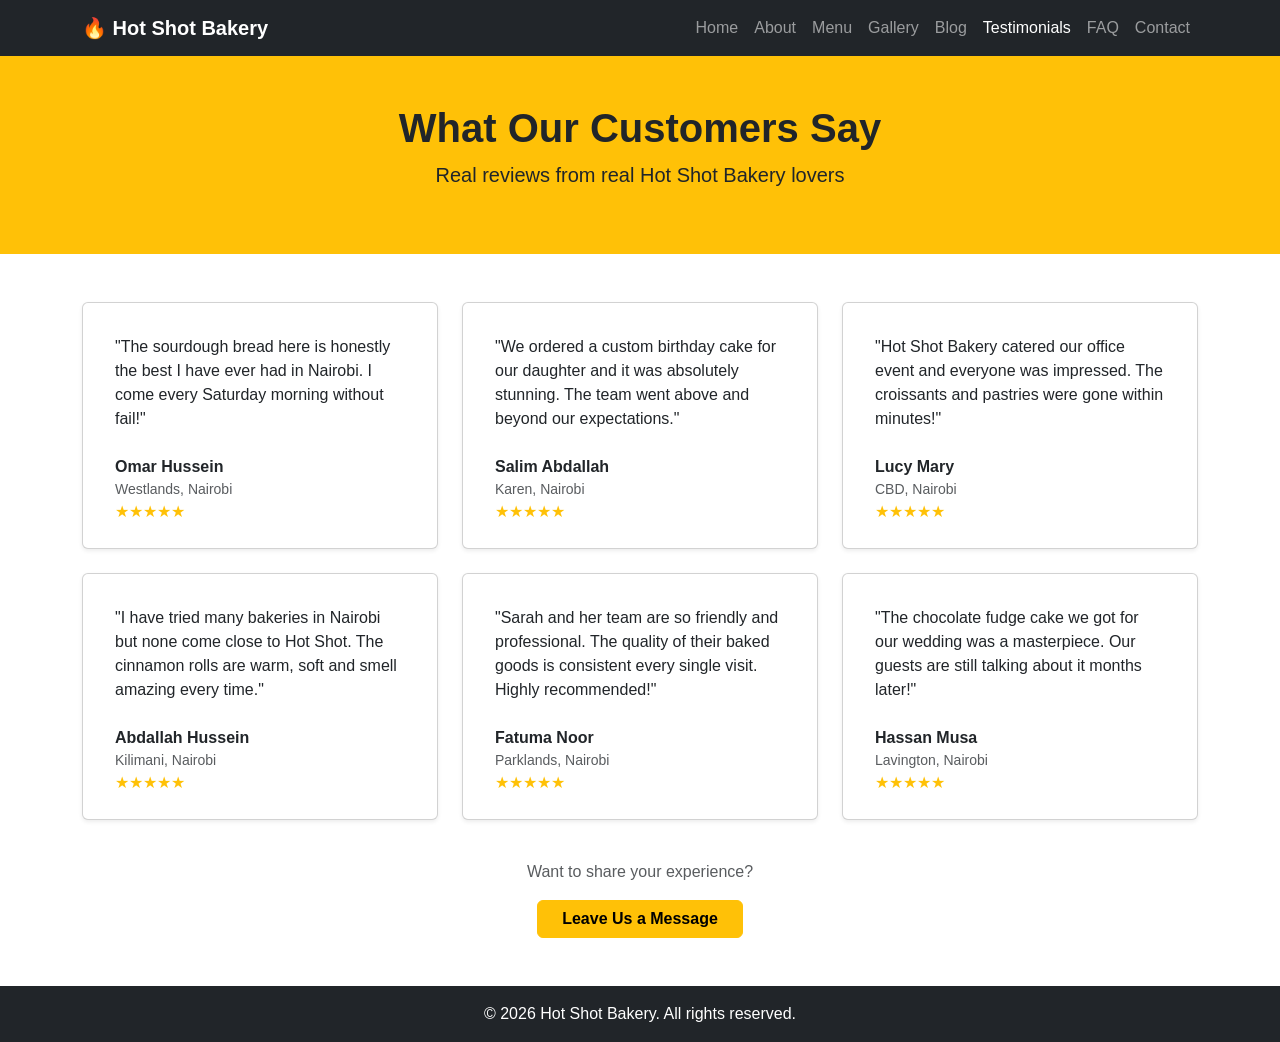
<file: testimonials.html>
<!DOCTYPE html>
<html lang="en">
<head>
  <meta charset="UTF-8" />
  <meta name="viewport" content="width=device-width, initial-scale=1.0"/>
  <title>Hot Shot Bakery - Testimonials</title>
  <link href="https://cdn.jsdelivr.net/npm/bootstrap@5.3.0/dist/css/bootstrap.min.css" rel="stylesheet"/>
  <link rel="stylesheet" href="css/style.css"/>
</head>
<body>

  <nav class="navbar navbar-expand-lg navbar-dark bg-dark">
    <div class="container">
      <a class="navbar-brand fw-bold" href="index.html">🔥 Hot Shot Bakery</a>
      <button class="navbar-toggler" type="button" data-bs-toggle="collapse" data-bs-target="#navMenu">
        <span class="navbar-toggler-icon"></span>
      </button>
      <div class="collapse navbar-collapse" id="navMenu">
        <ul class="navbar-nav ms-auto">
          <li class="nav-item"><a class="nav-link" href="index.html">Home</a></li>
          <li class="nav-item"><a class="nav-link" href="about.html">About</a></li>
          <li class="nav-item"><a class="nav-link" href="menu.html">Menu</a></li>
          <li class="nav-item"><a class="nav-link" href="gallery.html">Gallery</a></li>
          <li class="nav-item"><a class="nav-link" href="blog.html">Blog</a></li>
          <li class="nav-item"><a class="nav-link active" href="testimonials.html">Testimonials</a></li>
          <li class="nav-item"><a class="nav-link" href="faq.html">FAQ</a></li>
          <li class="nav-item"><a class="nav-link" href="contact.html">Contact</a></li>
        </ul>
      </div>
    </div>
  </nav>

  <section class="bg-warning text-dark text-center py-5">
    <h1 class="fw-bold">What Our Customers Say</h1>
    <p class="lead">Real reviews from real Hot Shot Bakery lovers</p>
  </section>

  <section class="container my-5">
    <div class="row">

      <div class="col-md-4 mb-4">
        <div class="card h-100 shadow-sm p-3">
          <div class="card-body">
            <p class="card-text">"The sourdough bread here is honestly the best I have ever had in Nairobi. I come every Saturday morning without fail!"</p>
          </div>
          <div class="card-footer bg-white border-0">
            <strong>Omar Hussein</strong>
            <p class="text-muted small mb-0">Westlands, Nairobi</p>
            <span class="text-warning">★★★★★</span>
          </div>
        </div>
      </div>

      <div class="col-md-4 mb-4">
        <div class="card h-100 shadow-sm p-3">
          <div class="card-body">
            <p class="card-text">"We ordered a custom birthday cake for our daughter and it was absolutely stunning. The team went above and beyond our expectations."</p>
          </div>
          <div class="card-footer bg-white border-0">
            <strong>Salim Abdallah</strong>
            <p class="text-muted small mb-0">Karen, Nairobi</p>
            <span class="text-warning">★★★★★</span>
          </div>
        </div>
      </div>

      <div class="col-md-4 mb-4">
        <div class="card h-100 shadow-sm p-3">
          <div class="card-body">
            <p class="card-text">"Hot Shot Bakery catered our office event and everyone was impressed. The croissants and pastries were gone within minutes!"</p>
          </div>
          <div class="card-footer bg-white border-0">
            <strong>Lucy Mary</strong>
            <p class="text-muted small mb-0">CBD, Nairobi</p>
            <span class="text-warning">★★★★★</span>
          </div>
        </div>
      </div>

      <div class="col-md-4 mb-4">
        <div class="card h-100 shadow-sm p-3">
          <div class="card-body">
            <p class="card-text">"I have tried many bakeries in Nairobi but none come close to Hot Shot. The cinnamon rolls are warm, soft and smell amazing every time."</p>
          </div>
          <div class="card-footer bg-white border-0">
            <strong>Abdallah Hussein</strong>
            <p class="text-muted small mb-0">Kilimani, Nairobi</p>
            <span class="text-warning">★★★★★</span>
          </div>
        </div>
      </div>

      <div class="col-md-4 mb-4">
        <div class="card h-100 shadow-sm p-3">
          <div class="card-body">
            <p class="card-text">"Sarah and her team are so friendly and professional. The quality of their baked goods is consistent every single visit. Highly recommended!"</p>
          </div>
          <div class="card-footer bg-white border-0">
            <strong>Fatuma Noor</strong>
            <p class="text-muted small mb-0">Parklands, Nairobi</p>
            <span class="text-warning">★★★★★</span>
          </div>
        </div>
      </div>

      <div class="col-md-4 mb-4">
        <div class="card h-100 shadow-sm p-3">
          <div class="card-body">
            <p class="card-text">"The chocolate fudge cake we got for our wedding was a masterpiece. Our guests are still talking about it months later!"</p>
          </div>
          <div class="card-footer bg-white border-0">
            <strong>Hassan Musa</strong>
            <p class="text-muted small mb-0">Lavington, Nairobi</p>
            <span class="text-warning">★★★★★</span>
          </div>
        </div>
      </div>

    </div>

    <div class="text-center mt-3">
      <p class="text-muted">Want to share your experience?</p>
      <a href="contact.html" class="btn btn-warning fw-bold px-4">Leave Us a Message</a>
    </div>

  </section>

  <footer class="bg-dark text-white text-center py-3">
    <p class="mb-0">&copy; 2026 Hot Shot Bakery. All rights reserved.</p>
  </footer>

  <script src="https://cdn.jsdelivr.net/npm/bootstrap@5.3.0/dist/js/bootstrap.bundle.min.js"></script>

</body>
</html>
</file>
<file: css/style.css>
/* Hero Section */
.hero {
  background-color: #b5451b;
  min-height: 90vh;
  padding: 40px 20px;
}

/* Card hover effect */
.card:hover {
  transform: translateY(-5px);
  transition: 0.3s;
}

/* General body font */
body {
  font-family: 'Segoe UI', sans-serif;
}
</file>
